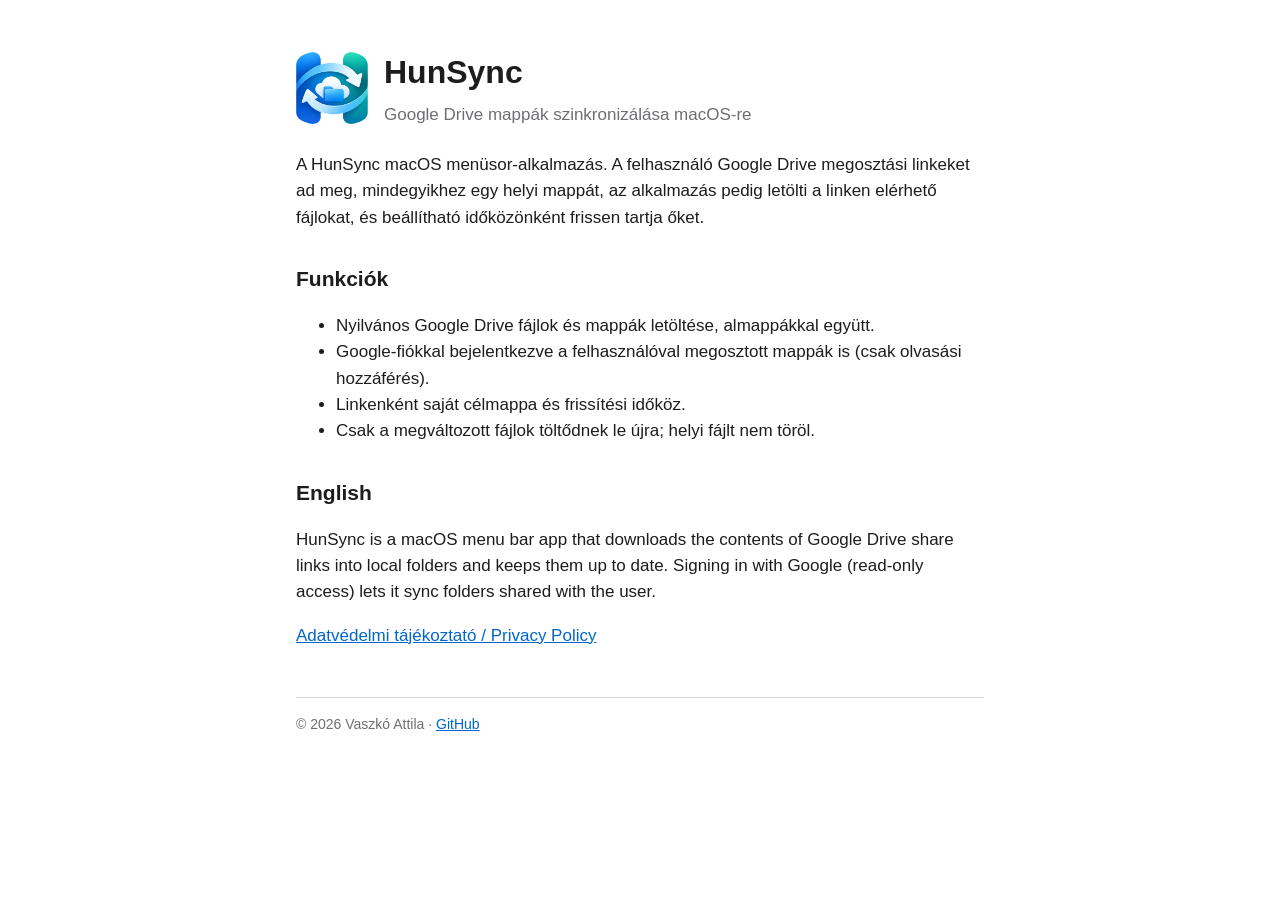
<file: index.html>
<!doctype html>
<html lang="hu">
<head>
<meta charset="utf-8">
<meta name="viewport" content="width=device-width, initial-scale=1">
<title>HunSync</title>
<link rel="icon" href="icon.png">
<link rel="stylesheet" href="style.css">
</head>
<body>
<main>
  <header>
    <img src="icon.png" alt="">
    <div>
      <h1>HunSync</h1>
      <p class="lead">Google Drive mappák szinkronizálása macOS-re</p>
    </div>
  </header>

  <p>A HunSync macOS menüsor-alkalmazás. A felhasználó Google Drive
  megosztási linkeket ad meg, mindegyikhez egy helyi mappát, az alkalmazás
  pedig letölti a linken elérhető fájlokat, és beállítható időközönként
  frissen tartja őket.</p>

  <h2>Funkciók</h2>
  <ul>
    <li>Nyilvános Google Drive fájlok és mappák letöltése, almappákkal együtt.</li>
    <li>Google-fiókkal bejelentkezve a felhasználóval megosztott mappák is
      (csak olvasási hozzáférés).</li>
    <li>Linkenként saját célmappa és frissítési időköz.</li>
    <li>Csak a megváltozott fájlok töltődnek le újra; helyi fájlt nem töröl.</li>
  </ul>

  <h2>English</h2>
  <p>HunSync is a macOS menu bar app that downloads the contents of Google
  Drive share links into local folders and keeps them up to date. Signing in
  with Google (read-only access) lets it sync folders shared with the user.</p>

  <p><a href="privacy.html">Adatvédelmi tájékoztató / Privacy Policy</a></p>

  <footer>© 2026 Vaszkó Attila · <a href="https://github.com/vaszkoattila">GitHub</a></footer>
</main>
</body>
</html>
</file>
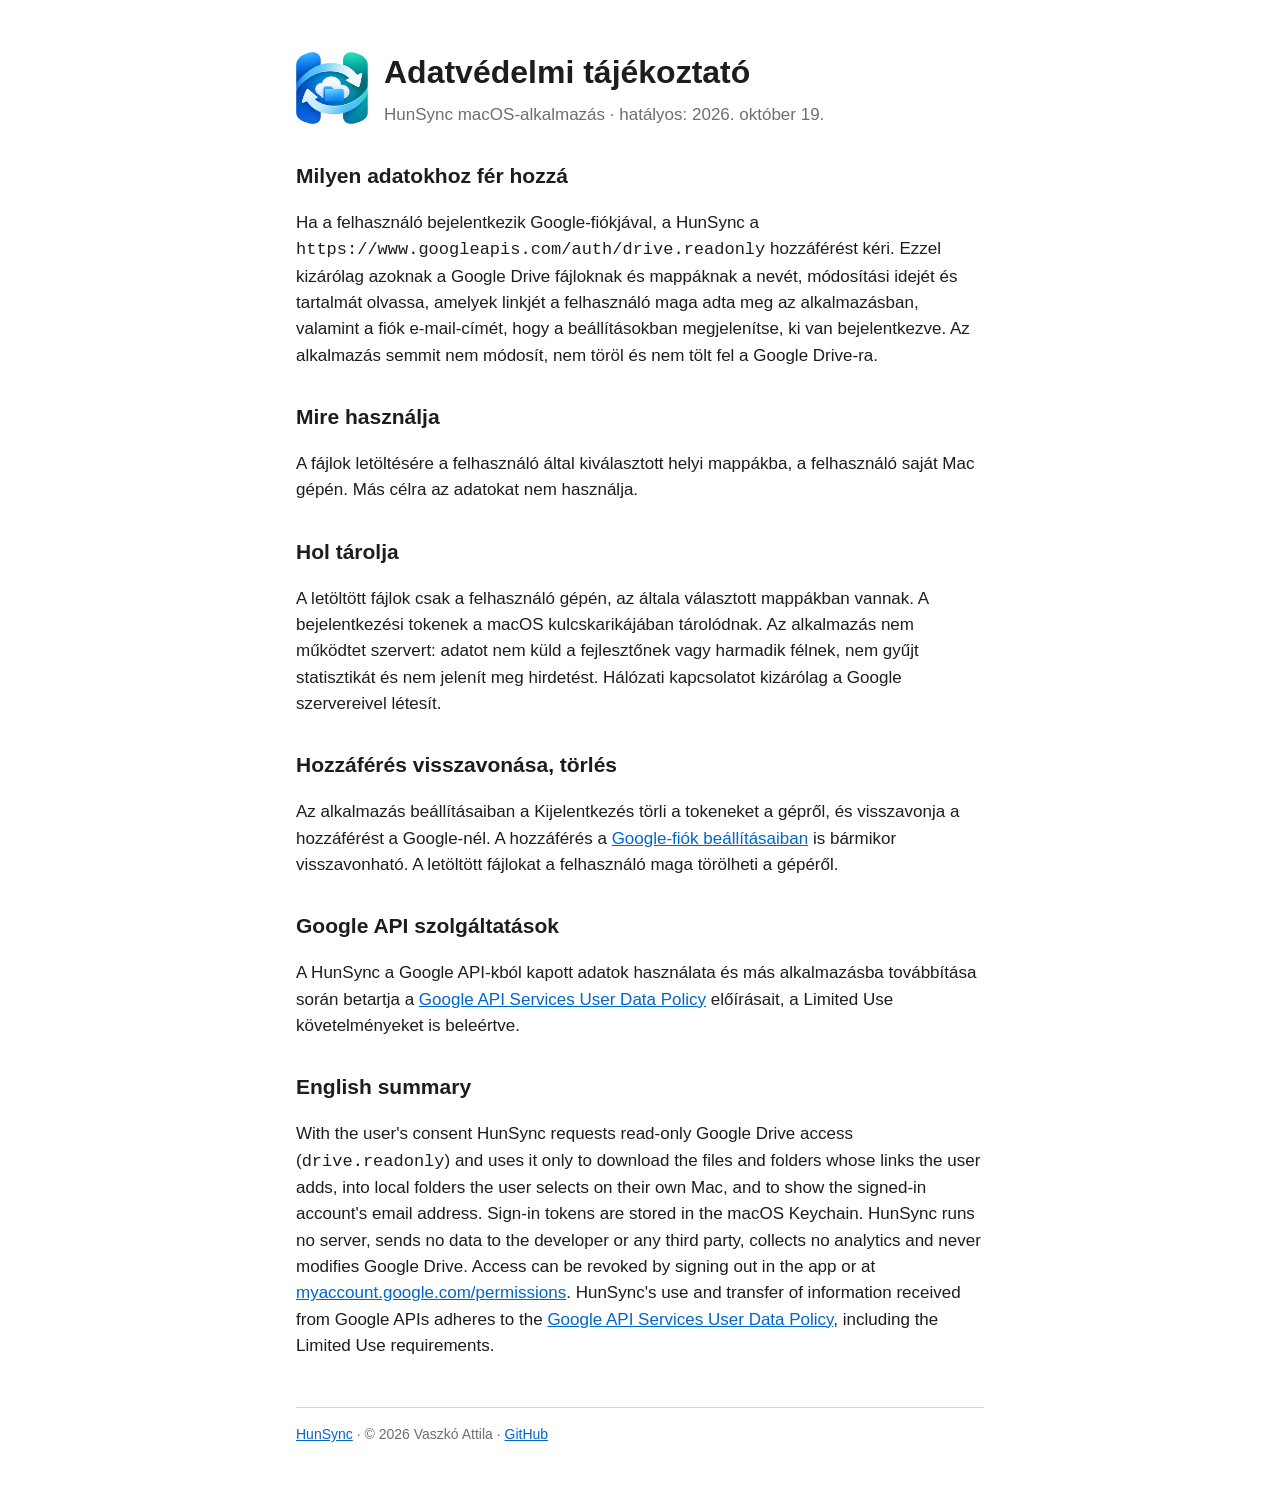
<file: privacy.html>
<!doctype html>
<html lang="hu">
<head>
<meta charset="utf-8">
<meta name="viewport" content="width=device-width, initial-scale=1">
<title>HunSync adatvédelem</title>
<link rel="icon" href="icon.png">
<link rel="stylesheet" href="style.css">
</head>
<body>
<main>
  <header>
    <img src="icon.png" alt="">
    <div>
      <h1>Adatvédelmi tájékoztató</h1>
      <p class="lead">HunSync macOS-alkalmazás · hatályos: 2026. október 19.</p>
    </div>
  </header>

  <h2>Milyen adatokhoz fér hozzá</h2>
  <p>Ha a felhasználó bejelentkezik Google-fiókjával, a HunSync a
  <code>https://www.googleapis.com/auth/drive.readonly</code> hozzáférést kéri.
  Ezzel kizárólag azoknak a Google Drive fájloknak és mappáknak a nevét,
  módosítási idejét és tartalmát olvassa, amelyek linkjét a felhasználó maga
  adta meg az alkalmazásban, valamint a fiók e-mail-címét, hogy a
  beállításokban megjelenítse, ki van bejelentkezve. Az alkalmazás semmit nem
  módosít, nem töröl és nem tölt fel a Google Drive-ra.</p>

  <h2>Mire használja</h2>
  <p>A fájlok letöltésére a felhasználó által kiválasztott helyi mappákba, a
  felhasználó saját Mac gépén. Más célra az adatokat nem használja.</p>

  <h2>Hol tárolja</h2>
  <p>A letöltött fájlok csak a felhasználó gépén, az általa választott
  mappákban vannak. A bejelentkezési tokenek a macOS kulcskarikájában
  tárolódnak. Az alkalmazás nem működtet szervert: adatot nem küld a
  fejlesztőnek vagy harmadik félnek, nem gyűjt statisztikát és nem
  jelenít meg hirdetést. Hálózati kapcsolatot kizárólag a Google
  szervereivel létesít.</p>

  <h2>Hozzáférés visszavonása, törlés</h2>
  <p>Az alkalmazás beállításaiban a Kijelentkezés törli a tokeneket a gépről,
  és visszavonja a hozzáférést a Google-nél. A hozzáférés a
  <a href="https://myaccount.google.com/permissions">Google-fiók
  beállításaiban</a> is bármikor visszavonható. A letöltött fájlokat a
  felhasználó maga törölheti a gépéről.</p>

  <h2>Google API szolgáltatások</h2>
  <p>A HunSync a Google API-kból kapott adatok használata és más
  alkalmazásba továbbítása során betartja a
  <a href="https://developers.google.com/terms/api-services-user-data-policy">Google API Services User Data Policy</a>
  előírásait, a Limited Use követelményeket is beleértve.</p>

  <h2>English summary</h2>
  <p>With the user's consent HunSync requests read-only Google Drive access
  (<code>drive.readonly</code>) and uses it only to download the files and
  folders whose links the user adds, into local folders the user selects on
  their own Mac, and to show the signed-in account's email address. Sign-in
  tokens are stored in the macOS Keychain. HunSync runs no server, sends no
  data to the developer or any third party, collects no analytics and never
  modifies Google Drive. Access can be revoked by signing out in the app or at
  <a href="https://myaccount.google.com/permissions">myaccount.google.com/permissions</a>.
  HunSync's use and transfer of information received from Google APIs adheres
  to the <a href="https://developers.google.com/terms/api-services-user-data-policy">Google
  API Services User Data Policy</a>, including the Limited Use requirements.</p>

  <footer><a href="index.html">HunSync</a> · © 2026 Vaszkó Attila ·
  <a href="https://github.com/vaszkoattila">GitHub</a></footer>
</main>
</body>
</html>
</file>
<file: style.css>
:root { --bg: #ffffff; --fg: #1d1d1f; --muted: #6e6e73; --link: #0066cc; --line: #d2d2d7; }
@media (prefers-color-scheme: dark) {
  :root { --bg: #161617; --fg: #f5f5f7; --muted: #a1a1a6; --link: #4da3ff; --line: #3a3a3c; }
}
* { box-sizing: border-box; }
body { margin: 0; background: var(--bg); color: var(--fg); font: 17px/1.55 -apple-system, BlinkMacSystemFont, "Segoe UI", Roboto, sans-serif; }
main { max-width: 720px; margin: 0 auto; padding: 48px 16px 64px; }
header { display: flex; align-items: center; gap: 16px; margin-bottom: 24px; }
header img { width: 72px; height: 72px; }
h1 { margin: 0; font-size: 32px; }
h2 { margin-top: 32px; font-size: 21px; }
p.lead { color: var(--muted); margin: 4px 0 0; }
a { color: var(--link); }
footer { margin-top: 48px; padding-top: 16px; border-top: 1px solid var(--line); color: var(--muted); font-size: 14px; }
</file>
